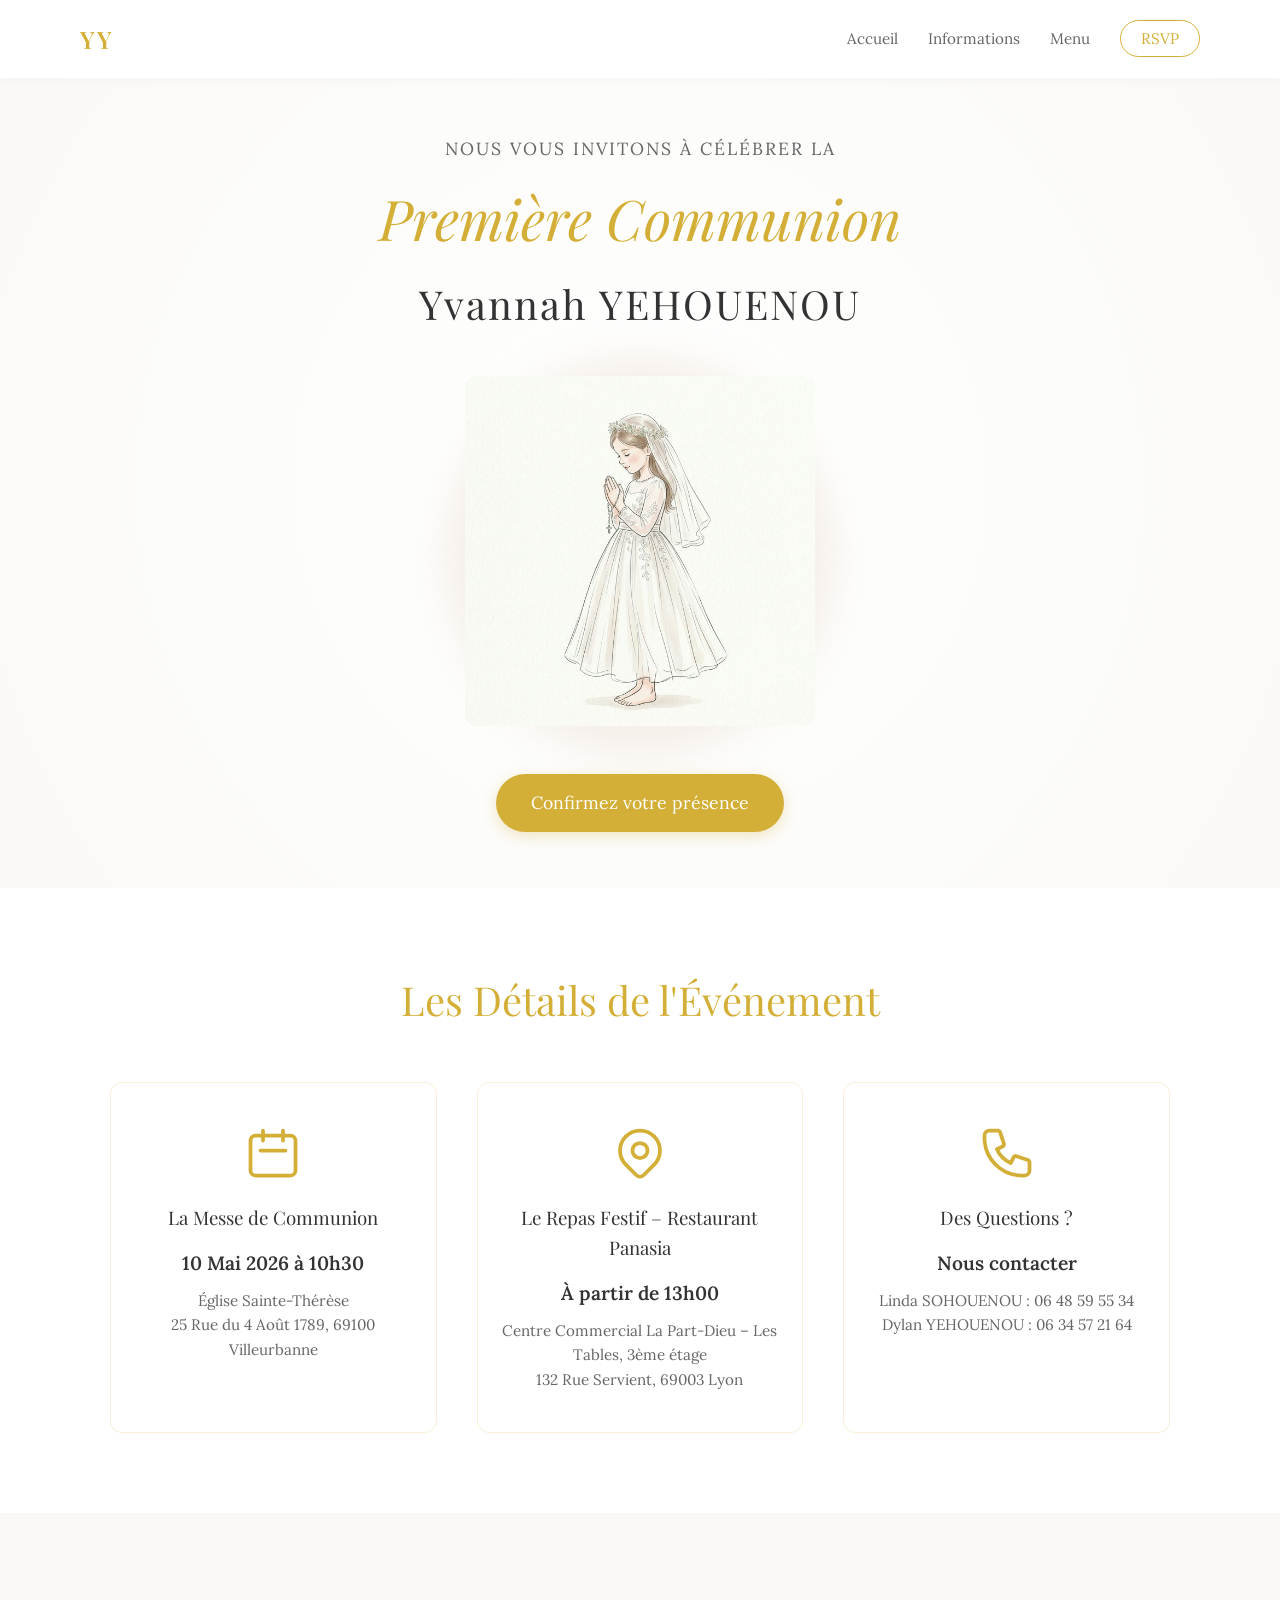
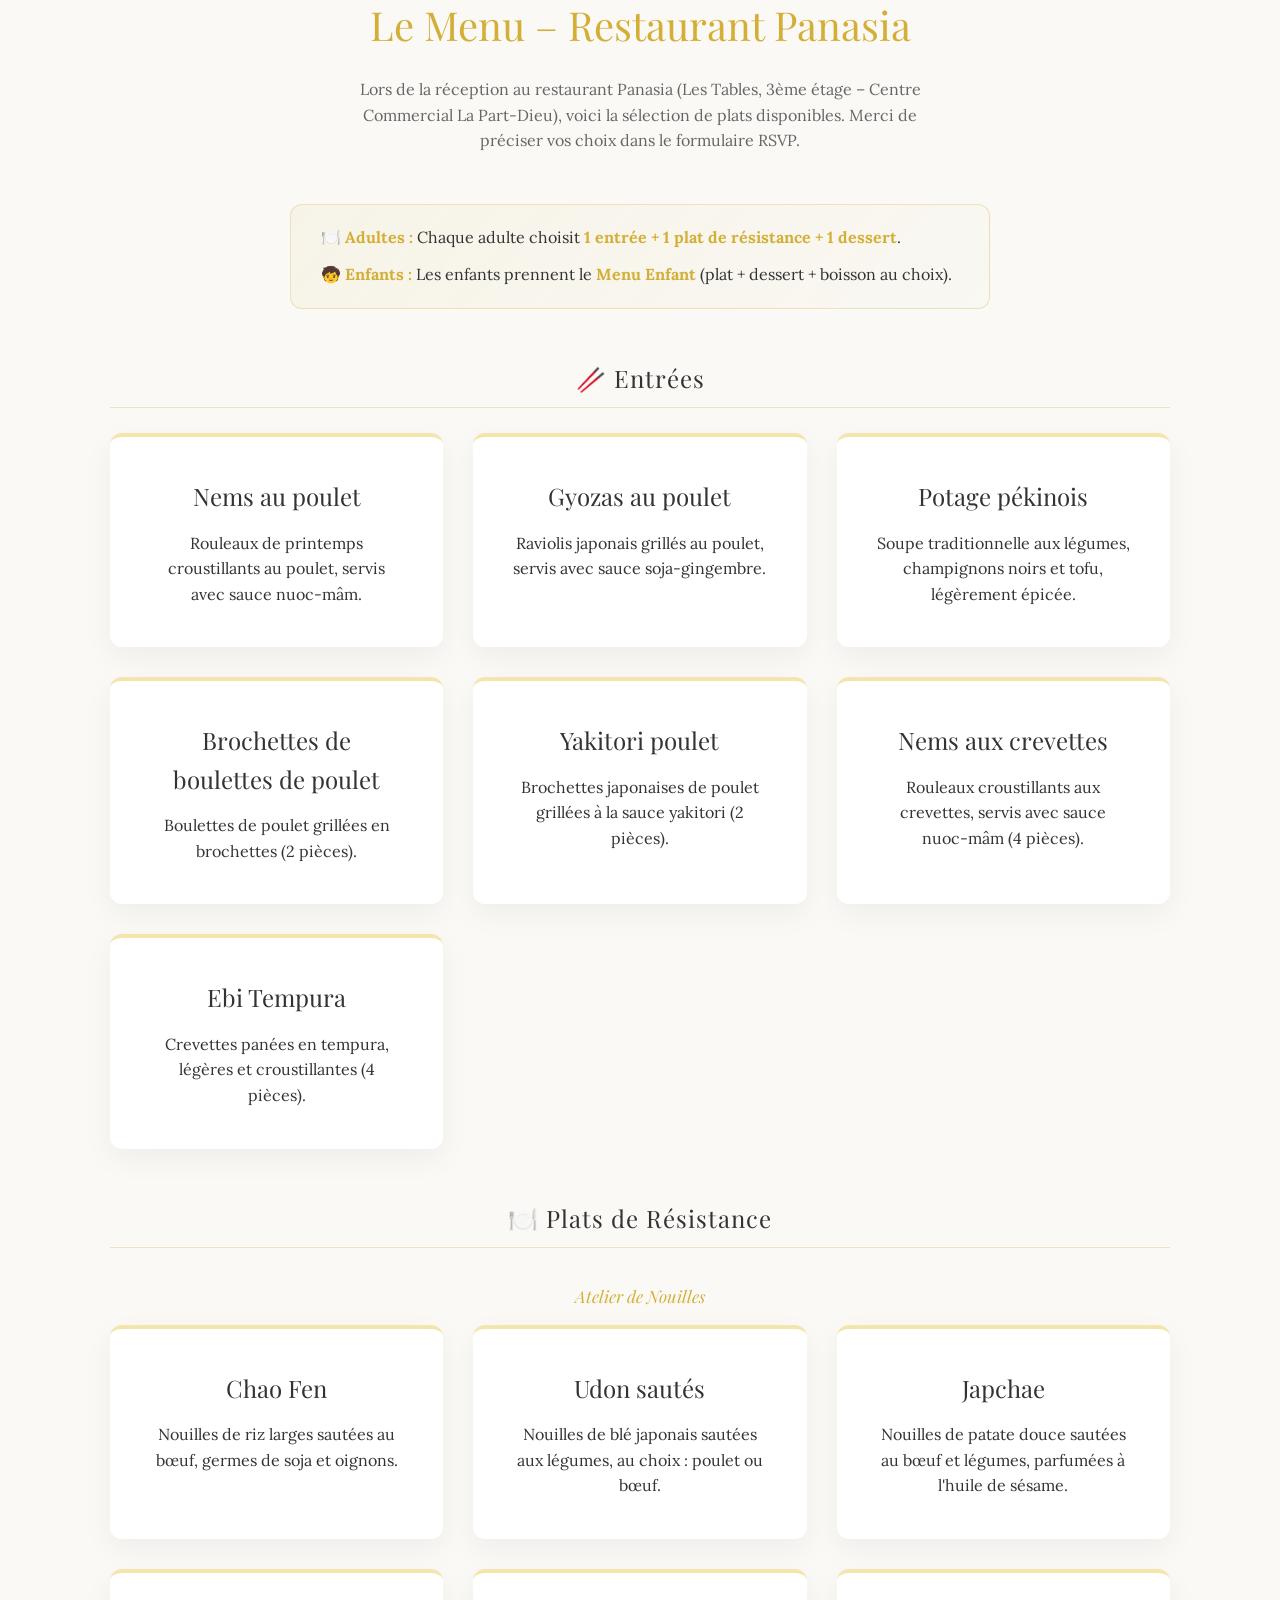
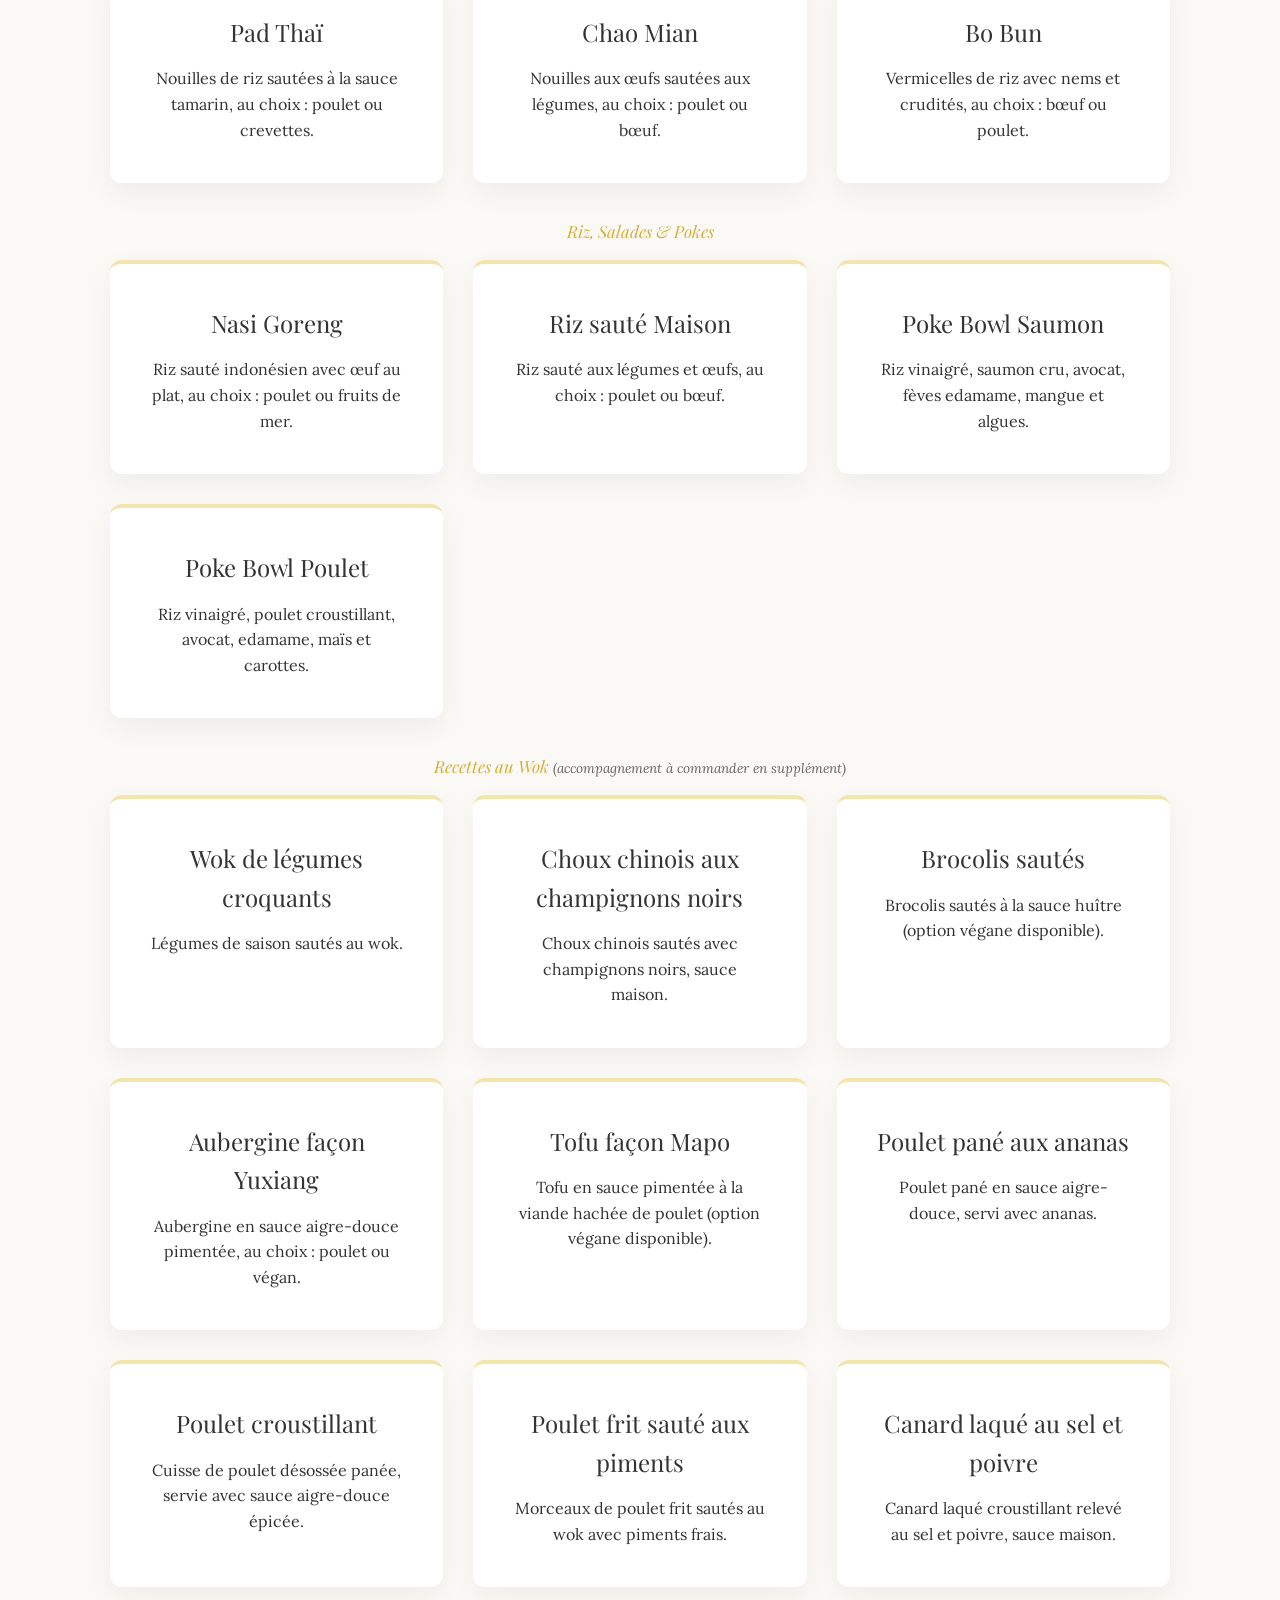
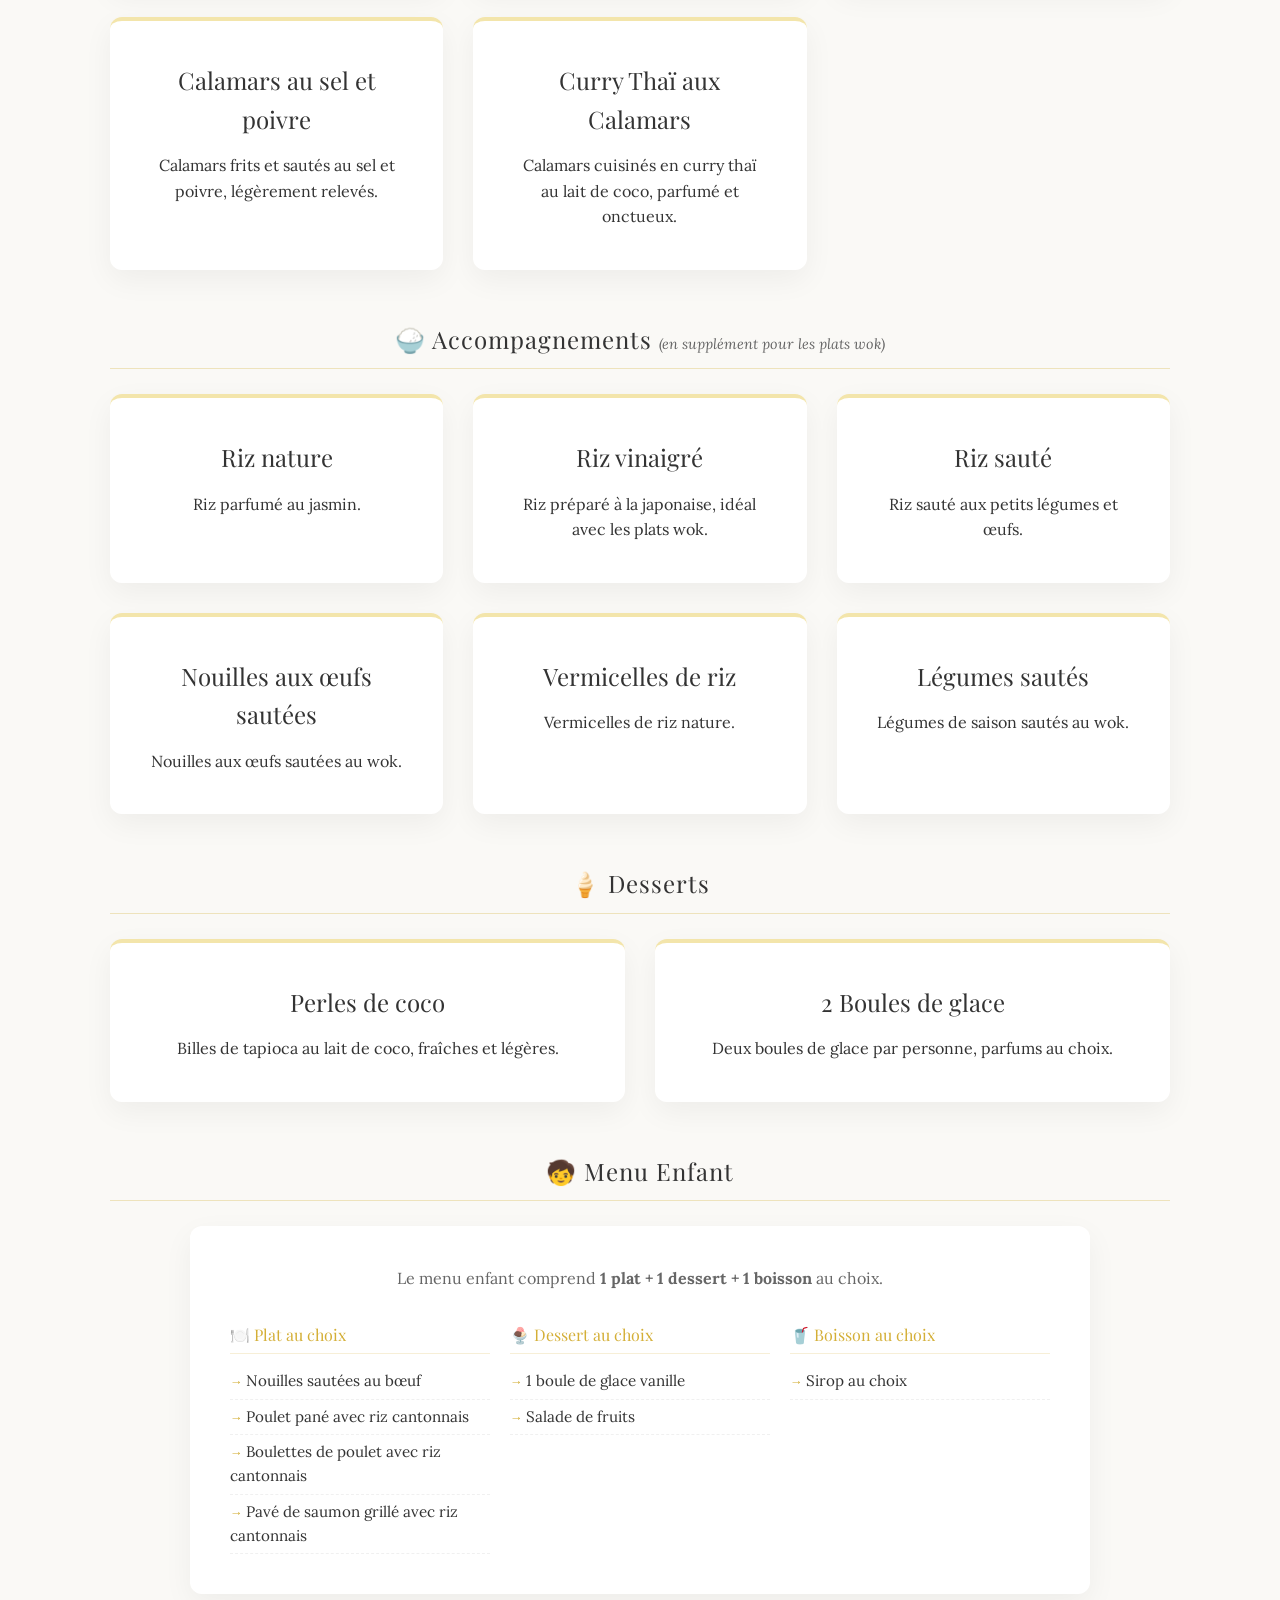
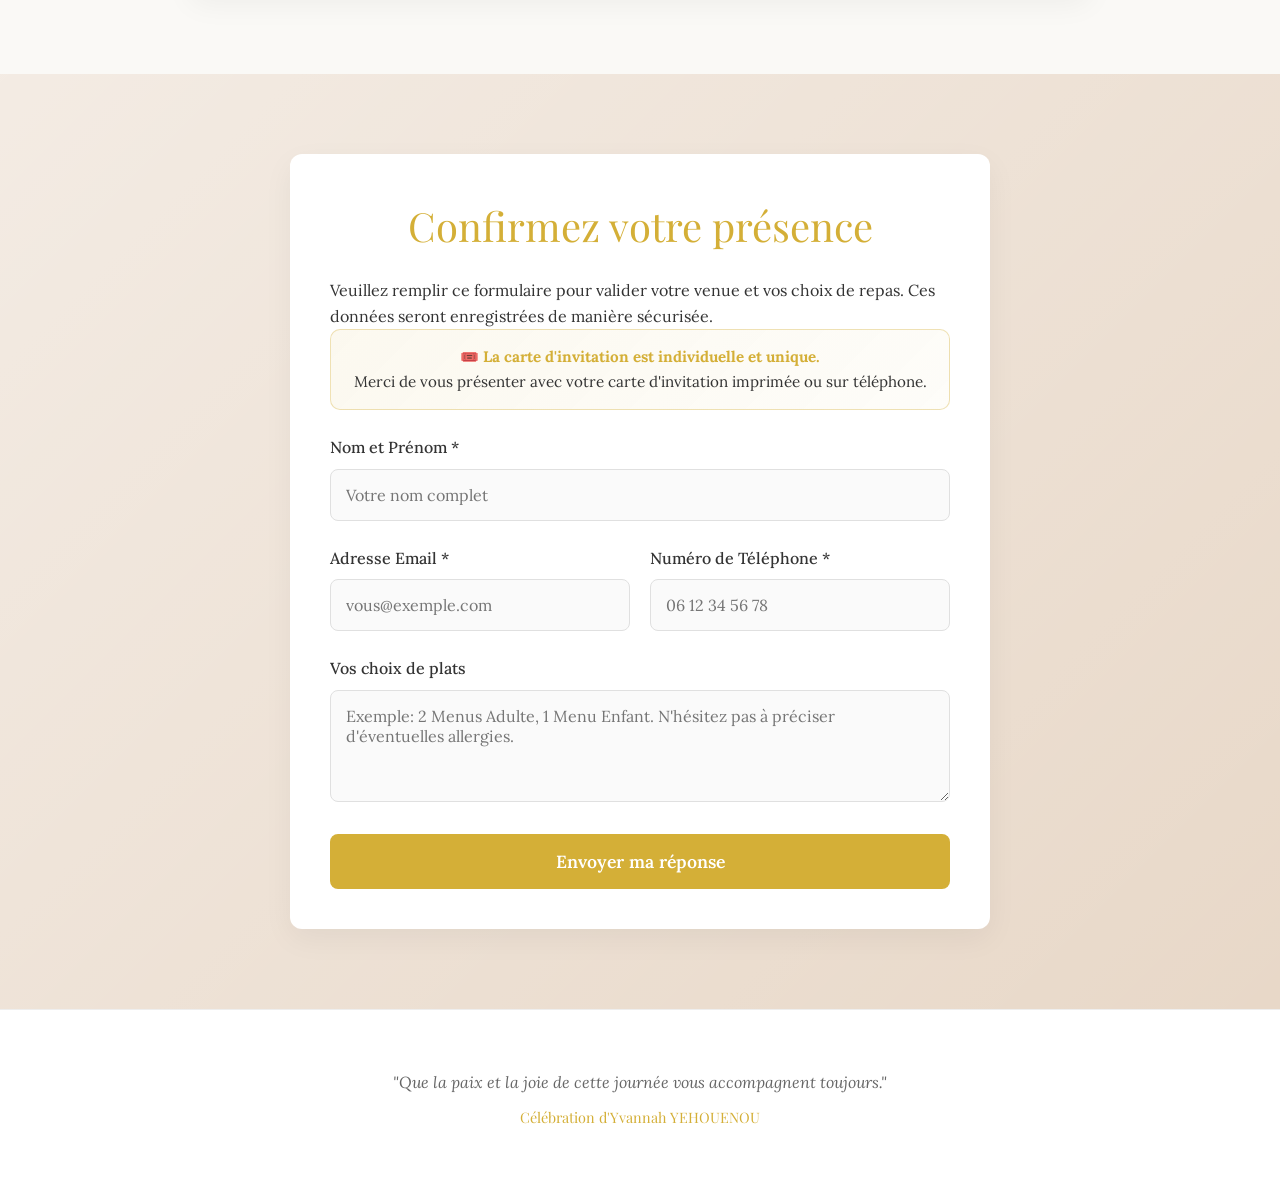
<file: index.html>
<!DOCTYPE html>
<html lang="fr">

<head>
    <meta charset="UTF-8">
    <meta name="viewport" content="width=device-width, initial-scale=1.0">
    <title>Première Communion - Yvannah YEHOUENOU</title>
    <!-- Google Fonts -->
    <link rel="preconnect" href="https://fonts.googleapis.com">
    <link rel="preconnect" href="https://fonts.gstatic.com" crossorigin>
    <link
        href="https://fonts.googleapis.com/css2?family=Playfair+Display:ital,wght@0,400;0,600;1,400&family=Lora:ital,wght@0,400;0,500;1,400&display=swap"
        rel="stylesheet">
    <link rel="stylesheet" href="style.css">
</head>

<body>
    <header>
        <nav class="navbar">
            <div class="logo">YY</div>
            <ul class="nav-links">
                <li><a href="#accueil">Accueil</a></li>
                <li><a href="#informations">Informations</a></li>
                <li><a href="#menu">Menu</a></li>
                <li><a href="#rsvp" class="btn-rsvp-nav">RSVP</a></li>
            </ul>
        </nav>
    </header>

    <main>
        <!-- Hero Section -->
        <section id="accueil" class="hero">
            <div class="hero-content fade-in">
                <p class="subtitle">Nous vous invitons à célébrer la</p>
                <h1 class="title">Première Communion</h1>
                <h2 class="name">Yvannah YEHOUENOU</h2>
                <div class="hero-image-wrapper">
                    <img src="assets/yvannah_communion_drawing.png" alt="Illustration Communion Yvannah"
                        class="hero-image">
                </div>
                <a href="#rsvp" class="btn-primary">Confirmez votre présence</a>
            </div>
        </section>

        <!-- Information Section -->
        <section id="informations" class="info-section fade-in">
            <div class="container">
                <h2 class="section-title">Les Détails de l'Événement</h2>
                <div class="info-grid">
                    <div class="info-card">
                        <div class="icon-wrapper">
                            <svg fill="none" stroke="currentColor" viewBox="0 0 24 24"
                                xmlns="http://www.w3.org/2000/svg">
                                <path stroke-linecap="round" stroke-linejoin="round" stroke-width="1.5"
                                    d="M8 7V3m8 4V3m-9 8h10M5 21h14a2 2 0 002-2V7a2 2 0 00-2-2H5a2 2 0 00-2 2v12a2 2 0 002 2z">
                                </path>
                            </svg>
                        </div>
                        <h3>La Messe de Communion</h3>
                        <p class="highlight-text">10 Mai 2026 à 10h30</p>
                        <p class="sub-text">Église Sainte-Thérèse<br>25 Rue du 4 Août 1789, 69100 Villeurbanne</p>
                    </div>
                    <div class="info-card">
                        <div class="icon-wrapper">
                            <svg fill="none" stroke="currentColor" viewBox="0 0 24 24"
                                xmlns="http://www.w3.org/2000/svg">
                                <path stroke-linecap="round" stroke-linejoin="round" stroke-width="1.5"
                                    d="M17.657 16.657L13.414 20.9a1.998 1.998 0 01-2.827 0l-4.244-4.243a8 8 0 1111.314 0z">
                                </path>
                                <path stroke-linecap="round" stroke-linejoin="round" stroke-width="1.5"
                                    d="M15 11a3 3 0 11-6 0 3 3 0 016 0z"></path>
                            </svg>
                        </div>
                        <h3>Le Repas Festif – Restaurant Panasia</h3>
                        <p class="highlight-text">À partir de 13h00</p>
                        <p class="sub-text">Centre Commercial La Part-Dieu – Les Tables, 3ème étage<br>132 Rue Servient,
                            69003 Lyon<br></p>
                    </div>
                    <div class="info-card">
                        <div class="icon-wrapper">
                            <svg fill="none" stroke="currentColor" viewBox="0 0 24 24"
                                xmlns="http://www.w3.org/2000/svg">
                                <path stroke-linecap="round" stroke-linejoin="round" stroke-width="1.5"
                                    d="M3 5a2 2 0 012-2h3.28a1 1 0 01.948.684l1.498 4.493a1 1 0 01-.502 1.21l-2.257 1.13a11.042 11.042 0 005.516 5.516l1.13-2.257a1 1 0 011.21-.502l4.493 1.498a1 1 0 01.684.949V19a2 2 0 01-2 2h-1C9.716 21 3 14.284 3 6V5z">
                                </path>
                            </svg>
                        </div>
                        <h3>Des Questions ?</h3>
                        <p class="highlight-text">Nous contacter</p>
                        <p class="sub-text">Linda SOHOUENOU : 06 48 59 55 34<br>Dylan YEHOUENOU : 06 34 57 21 64</p>
                    </div>
                </div>
            </div>
        </section>

        <!-- Menu Section -->
        <section id="menu" class="menu-section fade-in">
            <div class="container">
                <h2 class="section-title">Le Menu – Restaurant Panasia</h2>
                <p class="section-desc">Lors de la réception au restaurant Panasia (Les Tables, 3ème étage – Centre
                    Commercial La Part-Dieu), voici la sélection de plats disponibles. Merci de préciser vos choix dans
                    le formulaire RSVP.</p>

                <div class="menu-notice">
                    <div class="menu-notice-item">
                        🍽️ <strong>Adultes :</strong> Chaque adulte choisit <strong>1 entrée + 1 plat de résistance + 1
                            dessert</strong>.
                    </div>
                    <div class="menu-notice-item">
                        🧒 <strong>Enfants :</strong> Les enfants prennent le <strong>Menu Enfant</strong>
                        (plat + dessert + boisson au choix).
                    </div>
                </div>

                <!-- ENTRÉES -->
                <h3 class="menu-category-title">🥢 Entrées</h3>
                <div class="menu-items">
                    <div class="menu-item card">
                        <h3>Nems au poulet</h3>
                        <p>Rouleaux de printemps croustillants au poulet, servis avec sauce nuoc-mâm.</p>
                    </div>
                    <div class="menu-item card">
                        <h3>Gyozas au poulet</h3>
                        <p>Raviolis japonais grillés au poulet, servis avec sauce soja-gingembre.</p>
                    </div>
                    <div class="menu-item card">
                        <h3>Potage pékinois</h3>
                        <p>Soupe traditionnelle aux légumes, champignons noirs et tofu, légèrement épicée.</p>
                    </div>
                    <div class="menu-item card">
                        <h3>Brochettes de boulettes de poulet</h3>
                        <p>Boulettes de poulet grillées en brochettes (2 pièces).</p>
                    </div>
                    <div class="menu-item card">
                        <h3>Yakitori poulet </h3>
                        <p>Brochettes japonaises de poulet grillées à la sauce yakitori (2 pièces).</p>
                    </div>
                    <div class="menu-item card">
                        <h3>Nems aux crevettes </h3>
                        <p>Rouleaux croustillants aux crevettes, servis avec sauce nuoc-mâm (4 pièces).</p>
                    </div>
                    <div class="menu-item card">
                        <h3>Ebi Tempura </h3>
                        <p>Crevettes panées en tempura, légères et croustillantes (4 pièces).</p>
                    </div>
                </div>

                <!-- PLATS -->
                <h3 class="menu-category-title">🍽️ Plats de Résistance</h3>

                <p class="menu-sub-label">Atelier de Nouilles</p>
                <div class="menu-items">
                    <div class="menu-item card">
                        <h3>Chao Fen</h3>
                        <p>Nouilles de riz larges sautées au bœuf, germes de soja et oignons.</p>
                    </div>
                    <div class="menu-item card">
                        <h3>Udon sautés</h3>
                        <p>Nouilles de blé japonais sautées aux légumes, au choix : poulet ou bœuf.</p>
                    </div>
                    <div class="menu-item card">
                        <h3>Japchae</h3>
                        <p>Nouilles de patate douce sautées au bœuf et légumes, parfumées à l'huile de sésame.</p>
                    </div>
                    <div class="menu-item card">
                        <h3>Pad Thaï</h3>
                        <p>Nouilles de riz sautées à la sauce tamarin, au choix : poulet ou crevettes.</p>
                    </div>
                    <div class="menu-item card">
                        <h3>Chao Mian</h3>
                        <p>Nouilles aux œufs sautées aux légumes, au choix : poulet ou bœuf.</p>
                    </div>
                    <div class="menu-item card">
                        <h3>Bo Bun</h3>
                        <p>Vermicelles de riz avec nems et crudités, au choix : bœuf ou poulet.</p>
                    </div>
                </div>

                <p class="menu-sub-label">Riz, Salades &amp; Pokes</p>
                <div class="menu-items">
                    <div class="menu-item card">
                        <h3>Nasi Goreng</h3>
                        <p>Riz sauté indonésien avec œuf au plat, au choix : poulet ou fruits de mer.</p>
                    </div>
                    <div class="menu-item card">
                        <h3>Riz sauté Maison</h3>
                        <p>Riz sauté aux légumes et œufs, au choix : poulet ou bœuf.</p>
                    </div>
                    <div class="menu-item card">
                        <h3>Poke Bowl Saumon</h3>
                        <p>Riz vinaigré, saumon cru, avocat, fèves edamame, mangue et algues.</p>
                    </div>
                    <div class="menu-item card">
                        <h3>Poke Bowl Poulet</h3>
                        <p>Riz vinaigré, poulet croustillant, avocat, edamame, maïs et carottes.</p>
                    </div>
                </div>

                <p class="menu-sub-label">Recettes au Wok <em>(accompagnement à commander en supplément)</em></p>
                <div class="menu-items">
                    <div class="menu-item card">
                        <h3>Wok de légumes croquants</h3>
                        <p>Légumes de saison sautés au wok.</p>
                    </div>
                    <div class="menu-item card">
                        <h3>Choux chinois aux champignons noirs</h3>
                        <p>Choux chinois sautés avec champignons noirs, sauce maison.</p>
                    </div>
                    <div class="menu-item card">
                        <h3>Brocolis sautés</h3>
                        <p>Brocolis sautés à la sauce huître (option végane disponible).</p>
                    </div>
                    <div class="menu-item card">
                        <h3>Aubergine façon Yuxiang</h3>
                        <p>Aubergine en sauce aigre-douce pimentée, au choix : poulet ou végan.</p>
                    </div>
                    <div class="menu-item card">
                        <h3>Tofu façon Mapo</h3>
                        <p>Tofu en sauce pimentée à la viande hachée de poulet (option végane disponible).</p>
                    </div>
                    <div class="menu-item card">
                        <h3>Poulet pané aux ananas</h3>
                        <p>Poulet pané en sauce aigre-douce, servi avec ananas.</p>
                    </div>
                    <div class="menu-item card">
                        <h3>Poulet croustillant</h3>
                        <p>Cuisse de poulet désossée panée, servie avec sauce aigre-douce épicée.</p>
                    </div>
                    <div class="menu-item card">
                        <h3>Poulet frit sauté aux piments</h3>
                        <p>Morceaux de poulet frit sautés au wok avec piments frais.</p>
                    </div>
                    <div class="menu-item card">
                        <h3>Canard laqué au sel et poivre</h3>
                        <p>Canard laqué croustillant relevé au sel et poivre, sauce maison.</p>
                    </div>
                    <div class="menu-item card">
                        <h3>Calamars au sel et poivre</h3>
                        <p>Calamars frits et sautés au sel et poivre, légèrement relevés.</p>
                    </div>
                    <div class="menu-item card">
                        <h3>Curry Thaï aux Calamars</h3>
                        <p>Calamars cuisinés en curry thaï au lait de coco, parfumé et onctueux.</p>
                    </div>
                </div>

                <!-- ACCOMPAGNEMENTS -->
                <h3 class="menu-category-title">🍚 Accompagnements <span class="menu-category-note">(en supplément pour
                        les plats wok)</span></h3>
                <div class="menu-items">
                    <div class="menu-item card">
                        <h3>Riz nature</h3>
                        <p>Riz parfumé au jasmin.</p>
                    </div>
                    <div class="menu-item card">
                        <h3>Riz vinaigré</h3>
                        <p>Riz préparé à la japonaise, idéal avec les plats wok.</p>
                    </div>
                    <div class="menu-item card">
                        <h3>Riz sauté</h3>
                        <p>Riz sauté aux petits légumes et œufs.</p>
                    </div>
                    <div class="menu-item card">
                        <h3>Nouilles aux œufs sautées</h3>
                        <p>Nouilles aux œufs sautées au wok.</p>
                    </div>
                    <div class="menu-item card">
                        <h3>Vermicelles de riz</h3>
                        <p>Vermicelles de riz nature.</p>
                    </div>
                    <div class="menu-item card">
                        <h3>Légumes sautés</h3>
                        <p>Légumes de saison sautés au wok.</p>
                    </div>
                </div>

                <!-- DESSERTS -->
                <h3 class="menu-category-title">🍦 Desserts</h3>
                <div class="menu-items">
                    <div class="menu-item card">
                        <h3>Perles de coco</h3>
                        <p>Billes de tapioca au lait de coco, fraîches et légères.</p>
                    </div>
                    <div class="menu-item card">
                        <h3>2 Boules de glace</h3>
                        <p>Deux boules de glace par personne, parfums au choix.</p>
                    </div>
                </div>


                <!-- MENU ENFANT -->
                <h3 class="menu-category-title">🧒 Menu Enfant</h3>
                <div class="menu-enfant-card card">
                    <p class="menu-enfant-desc">Le menu enfant comprend <strong>1 plat + 1 dessert + 1 boisson</strong>
                        au choix.</p>

                    <div class="menu-enfant-options">
                        <div class="menu-enfant-col">
                            <h4>🍽️ Plat au choix</h4>
                            <ul>
                                <li>Nouilles sautées au bœuf</li>
                                <li>Poulet pané avec riz cantonnais</li>
                                <li>Boulettes de poulet avec riz cantonnais</li>
                                <li>Pavé de saumon grillé avec riz cantonnais</li>
                            </ul>
                        </div>
                        <div class="menu-enfant-col">
                            <h4>🍨 Dessert au choix</h4>
                            <ul>
                                <li>1 boule de glace vanille</li>
                                <li>Salade de fruits</li>
                            </ul>
                        </div>
                        <div class="menu-enfant-col">
                            <h4>🥤 Boisson au choix</h4>
                            <ul>
                                <li>Sirop au choix</li>
                            </ul>
                        </div>
                    </div>
                </div>
            </div>
        </section>



        <!-- RSVP Section -->

        <section id="rsvp" class="rsvp-section fade-in">
            <div class="container rsvp-container">
                <div class="rsvp-form-wrapper card">
                    <h2 class="section-title">Confirmez votre présence</h2>
                    <p class="form-desc">Veuillez remplir ce formulaire pour valider votre venue et vos choix de repas.
                        Ces données seront enregistrées de manière sécurisée.</p>
                    <div class="invitation-notice">
                        🎟️ <strong>La carte d'invitation est individuelle et unique.</strong><br>
                        Merci de vous présenter avec votre carte d'invitation imprimée ou sur téléphone.
                    </div>
                    <form id="rsvp-form" class="rsvp-form">

                        <div class="form-group">
                            <label for="name">Nom et Prénom *</label>
                            <input type="text" id="name" name="name" required placeholder="Votre nom complet">
                        </div>

                        <div class="form-row">
                            <div class="form-group">
                                <label for="email">Adresse Email *</label>
                                <input type="email" id="email" name="email" required placeholder="vous@exemple.com">
                            </div>
                            <div class="form-group">
                                <label for="phone">Numéro de Téléphone *</label>
                                <input type="tel" id="phone" name="phone" required placeholder="06 12 34 56 78">
                            </div>
                        </div>

                        <div class="form-group">
                            <label for="meals">Vos choix de plats </label>
                            <textarea id="meals" name="meals" rows="4" required
                                placeholder="Exemple: 2 Menus Adulte, 1 Menu Enfant. N'hésitez pas à préciser d'éventuelles allergies."></textarea>
                        </div>

                        <button type="submit" class="btn-submit" id="submit-btn">
                            <span class="btn-text">Envoyer ma réponse</span>
                            <div class="loader hidden"></div>
                        </button>

                        <div id="form-message" class="form-message hidden">
                            Merci, vos informations ont bien été enregistrées !
                        </div>
                        <div id="form-error" class="form-error hidden">
                            Une erreur est survenue. Veuillez réessayer plus tard.
                        </div>

                    </form>
                </div>
            </div>
        </section>
    </main>

    <footer>
        <p>"Que la paix et la joie de cette journée vous accompagnent toujours."</p>
        <p class="credits">Célébration d'Yvannah YEHOUENOU</p>
    </footer>

    <script src="main.js"></script>
</body>

</html>
</file>
<file: style.css>
/* =========================
   Variables & Theme
   ========================= */
   :root {
    --primary-color: #D4AF37; /* Gold */
    --primary-light: #F3E5AB; /* Light Gold/Vanilla */
    --secondary-color: #E8D8C8; /* Soft Pastel Beige */
    --bg-color: #FAF9F6; /* Off-white / Cream */
    --text-main: #333333;
    --text-light: #666666;
    --white: #FFFFFF;
    
    --font-heading: 'Playfair Display', serif;
    --font-body: 'Lora', serif;
    
    --border-radius: 12px;
    --box-shadow: 0 10px 30px rgba(0, 0, 0, 0.05);
    --transition: all 0.3s ease;
}

/* =========================
   Base Styles
   ========================= */
* {
    margin: 0;
    padding: 0;
    box-sizing: border-box;
    scroll-behavior: smooth;
}

body {
    font-family: var(--font-body);
    color: var(--text-main);
    background-color: var(--bg-color);
    line-height: 1.6;
    overflow-x: hidden;
}

h1, h2, h3, h4 {
    font-family: var(--font-heading);
    font-weight: 400;
}

a {
    text-decoration: none;
    color: inherit;
}

.container {
    max-width: 1100px;
    margin: 0 auto;
    padding: 0 20px;
}

/* Animations */
.fade-in {
    animation: fadeIn 1s ease-out forwards;
}

@keyframes fadeIn {
    from {
        opacity: 0;
        transform: translateY(20px);
    }
    to {
        opacity: 1;
        transform: translateY(0);
    }
}

/* =========================
   Navigation
   ========================= */
header {
    background-color: rgba(255, 255, 255, 0.95);
    backdrop-filter: blur(10px);
    position: sticky;
    top: 0;
    z-index: 1000;
    box-shadow: 0 2px 10px rgba(0,0,0,0.03);
}

.navbar {
    display: flex;
    justify-content: space-between;
    align-items: center;
    padding: 20px 40px;
    max-width: 1200px;
    margin: 0 auto;
}

.logo {
    font-family: var(--font-heading);
    font-size: 1.5rem;
    font-weight: 600;
    color: var(--primary-color);
    letter-spacing: 2px;
}

.nav-links {
    list-style: none;
    display: flex;
    gap: 30px;
    align-items: center;
}

.nav-links li a {
    font-size: 0.95rem;
    color: var(--text-light);
    transition: var(--transition);
}

.nav-links li a:hover {
    color: var(--primary-color);
}

.btn-rsvp-nav {
    border: 1px solid var(--primary-color);
    padding: 8px 20px;
    border-radius: 20px;
    color: var(--primary-color) !important;
}

.btn-rsvp-nav:hover {
    background-color: var(--primary-color);
    color: var(--white) !important;
}

/* =========================
   Hero Section
   ========================= */
.hero {
    min-height: 90vh;
    display: flex;
    align-items: center;
    justify-content: center;
    text-align: center;
    padding: 50px 20px;
    background: radial-gradient(circle at center, var(--white) 0%, var(--bg-color) 100%);
}

.hero-content {
    max-width: 800px;
}

.subtitle {
    font-size: 1.1rem;
    color: var(--text-light);
    margin-bottom: 10px;
    text-transform: uppercase;
    letter-spacing: 2px;
}

.title {
    font-size: 3.5rem;
    color: var(--primary-color);
    margin-bottom: 10px;
    font-style: italic;
}

.name {
    font-size: 2.5rem;
    margin-bottom: 40px;
    letter-spacing: 2px;
}

.hero-image-wrapper {
    margin: 0 auto 40px;
    max-width: 350px;
    position: relative;
}

.hero-image-wrapper::before {
    content: '';
    position: absolute;
    top: 50%;
    left: 50%;
    transform: translate(-50%, -50%);
    width: 110%;
    height: 110%;
    background: var(--secondary-color);
    border-radius: 50%;
    z-index: -1;
    opacity: 0.4;
    filter: blur(20px);
}

.hero-image {
    width: 100%;
    height: auto;
    border-radius: 10px;
    /* mix-blend-mode: multiply; */ /* Optional if drawing background isn't pure white */
}

.btn-primary {
    display: inline-block;
    background-color: var(--primary-color);
    color: var(--white);
    padding: 15px 35px;
    border-radius: 30px;
    font-size: 1.1rem;
    transition: var(--transition);
    box-shadow: 0 4px 15px rgba(212, 175, 55, 0.3);
}

.btn-primary:hover {
    transform: translateY(-3px);
    box-shadow: 0 6px 20px rgba(212, 175, 55, 0.4);
}

/* =========================
   Sections General
   ========================= */
section {
    padding: 80px 0;
}

.section-title {
    text-align: center;
    font-size: 2.5rem;
    color: var(--primary-color);
    margin-bottom: 20px;
}

.section-desc {
    text-align: center;
    max-width: 600px;
    margin: 0 auto 50px;
    color: var(--text-light);
}

.card {
    background: var(--white);
    border-radius: var(--border-radius);
    padding: 40px;
    box-shadow: var(--box-shadow);
    transition: var(--transition);
}

.card:hover {
    transform: translateY(-5px);
    box-shadow: 0 15px 35px rgba(0, 0, 0, 0.08);
}

/* =========================
   Info Section
   ========================= */
.info-section {
    background-color: var(--white);
}

.info-grid {
    display: grid;
    grid-template-columns: repeat(auto-fit, minmax(300px, 1fr));
    gap: 40px;
    margin-top: 50px;
}

.info-card {
    text-align: center;
    padding: 40px 20px;
    border: 1px solid rgba(212, 175, 55, 0.2);
    border-radius: var(--border-radius);
}

.icon-wrapper {
    width: 60px;
    height: 60px;
    margin: 0 auto 20px;
    color: var(--primary-color);
}

.highlight-text {
    font-size: 1.2rem;
    font-weight: 600;
    margin: 15px 0 10px;
    color: var(--text-main);
}

.sub-text {
    color: var(--text-light);
    font-size: 0.95rem;
}

/* =========================
   Menu Section
   ========================= */
/* Menu Notice */
.menu-notice {
    max-width: 700px;
    margin: 0 auto 40px;
    background: linear-gradient(135deg, rgba(212, 175, 55, 0.07), rgba(212, 175, 55, 0.02));
    border: 1px solid rgba(212, 175, 55, 0.3);
    border-radius: 12px;
    padding: 20px 30px;
    display: flex;
    flex-direction: column;
    gap: 12px;
}

.menu-notice-item {
    font-size: 1rem;
    color: var(--text-main);
    line-height: 1.6;
}

.menu-notice-item strong {
    color: var(--primary-color);
}

/* Menu Category Titles */
.menu-category-title {

    text-align: center;
    font-size: 1.5rem;
    font-family: var(--font-heading);
    color: var(--text-main);
    margin: 50px 0 25px;
    padding-bottom: 10px;
    border-bottom: 1px solid rgba(212, 175, 55, 0.3);
    letter-spacing: 1px;
}

.menu-category-note {
    font-size: 0.9rem;
    color: var(--text-light);
    font-family: var(--font-body);
    font-style: italic;
    font-weight: 400;
    letter-spacing: 0;
}

.menu-sub-label {
    text-align: center;
    font-size: 1.05rem;
    font-family: var(--font-heading);
    font-style: italic;
    color: var(--primary-color);
    margin: 35px 0 15px;
}

.menu-sub-label em {
    font-size: 0.85rem;
    color: var(--text-light);
    font-family: var(--font-body);
}

/* Menu reference badge */
.menu-ref {
    display: inline-block;
    font-size: 0.7rem;
    font-family: var(--font-body);
    background-color: var(--primary-light);
    color: var(--text-light);
    padding: 2px 7px;
    border-radius: 20px;
    vertical-align: middle;
    margin-left: 5px;
    font-style: normal;
    letter-spacing: 0;
}

/* Menu Enfant */
.menu-enfant-card {
    max-width: 900px;
    margin: 0 auto;
    text-align: center;
}

.menu-enfant-price {
    font-family: var(--font-heading);
    font-size: 2rem;
    color: var(--primary-color);
    margin-bottom: 10px;
}

.menu-enfant-desc {
    color: var(--text-light);
    margin-bottom: 30px;
    font-size: 1rem;
}

.menu-enfant-options {
    display: grid;
    grid-template-columns: repeat(auto-fit, minmax(200px, 1fr));
    gap: 20px;
    text-align: left;
}

.menu-enfant-col h4 {
    font-family: var(--font-heading);
    font-size: 1rem;
    color: var(--primary-color);
    margin-bottom: 10px;
    padding-bottom: 6px;
    border-bottom: 1px solid rgba(212, 175, 55, 0.2);
}

.menu-enfant-col ul {
    list-style: none;
    padding: 0;
}

.menu-enfant-col ul li {
    padding: 5px 0;
    font-size: 0.95rem;
    color: var(--text-main);
    border-bottom: 1px dashed rgba(0,0,0,0.06);
}

.menu-enfant-col ul li::before {
    content: "→ ";
    color: var(--primary-color);
    font-size: 0.8rem;
}

.menu-items {

    display: grid;
    grid-template-columns: repeat(auto-fit, minmax(300px, 1fr));
    gap: 30px;
}

.menu-item {
    text-align: center;
    position: relative;
    border-top: 4px solid var(--primary-light);
}

.menu-item h3 {
    font-size: 1.5rem;
    margin-bottom: 15px;
}

.price {
    display: block;
    margin-top: 20px;
    font-size: 1.8rem;
    font-family: var(--font-heading);
    color: var(--primary-color);
}

/* =========================
   RSVP Form
   ========================= */
.rsvp-section {
    background-color: var(--secondary-color);
    background-image: linear-gradient(135deg, rgba(255,255,255,0.5) 0%, rgba(255,255,255,0) 100%);
}

.rsvp-form-wrapper {
    max-width: 700px;
    margin: 0 auto;
}

.form-row {
    display: grid;
    grid-template-columns: 1fr 1fr;
    gap: 20px;
}

.form-group {
    margin-bottom: 25px;
    text-align: left;
}

label {
    display: block;
    margin-bottom: 8px;
    font-weight: 500;
    color: var(--text-main);
}

input, textarea {
    width: 100%;
    padding: 15px;
    border: 1px solid #e0e0e0;
    border-radius: 8px;
    font-family: var(--font-body);
    font-size: 1rem;
    transition: var(--transition);
    background-color: #fafafa;
}

input:focus, textarea:focus {
    outline: none;
    border-color: var(--primary-color);
    background-color: var(--white);
    box-shadow: 0 0 0 3px rgba(212, 175, 55, 0.1);
}

.btn-submit {
    width: 100%;
    padding: 16px;
    background-color: var(--primary-color);
    color: var(--white);
    border: none;
    border-radius: 8px;
    font-size: 1.1rem;
    font-weight: 600;
    font-family: var(--font-body);
    cursor: pointer;
    transition: var(--transition);
    display: flex;
    justify-content: center;
    align-items: center;
    gap: 10px;
}

.btn-submit:hover {
    background-color: #b8962e;
}

.btn-submit:disabled {
    opacity: 0.7;
    cursor: not-allowed;
}

/* Loader */
.loader {
    width: 20px;
    height: 20px;
    border: 3px solid rgba(255,255,255,0.3);
    border-radius: 50%;
    border-top-color: var(--white);
    animation: spin 1s ease-in-out infinite;
}

@keyframes spin {
    to { transform: rotate(360deg); }
}

.hidden {
    display: none !important;
}

.form-message {
    margin-top: 20px;
    padding: 15px;
    background-color: #d4edda;
    color: #155724;
    border-radius: 8px;
    text-align: center;
}

.form-error {
    margin-top: 20px;
    padding: 15px;
    background-color: #f8d7da;
    color: #721c24;
    border-radius: 8px;
    text-align: center;
}

/* =========================
   Invitation Notice
   ========================= */
.invitation-notice {
    margin-bottom: 25px;
    padding: 15px 20px;
    background: linear-gradient(135deg, rgba(212, 175, 55, 0.08), rgba(212, 175, 55, 0.03));
    border: 1px solid rgba(212, 175, 55, 0.35);
    border-radius: 10px;
    font-size: 0.95rem;
    line-height: 1.6;
    color: var(--text-main);
    text-align: center;
}

.invitation-notice strong {
    color: var(--primary-color);
}

/* =========================
   Footer
   ========================= */
footer {
    text-align: center;
    padding: 60px 20px;
    background-color: var(--white);
    border-top: 1px solid #eee;
}

footer p {
    font-style: italic;
    color: var(--text-light);
    margin-bottom: 10px;
}

.credits {
    font-size: 0.9rem;
    font-family: var(--font-heading);
    color: var(--primary-color);
    font-style: normal;
}

/* =========================
   Responsive
   ========================= */
@media (max-width: 768px) {
    .title { font-size: 2.5rem; }
    .name { font-size: 2rem; }
    .nav-links { display: none; } /* Could add hamburger menu if needed */
    .form-row { grid-template-columns: 1fr; gap: 0; }
    .navbar { justify-content: center; }
}
</file>
